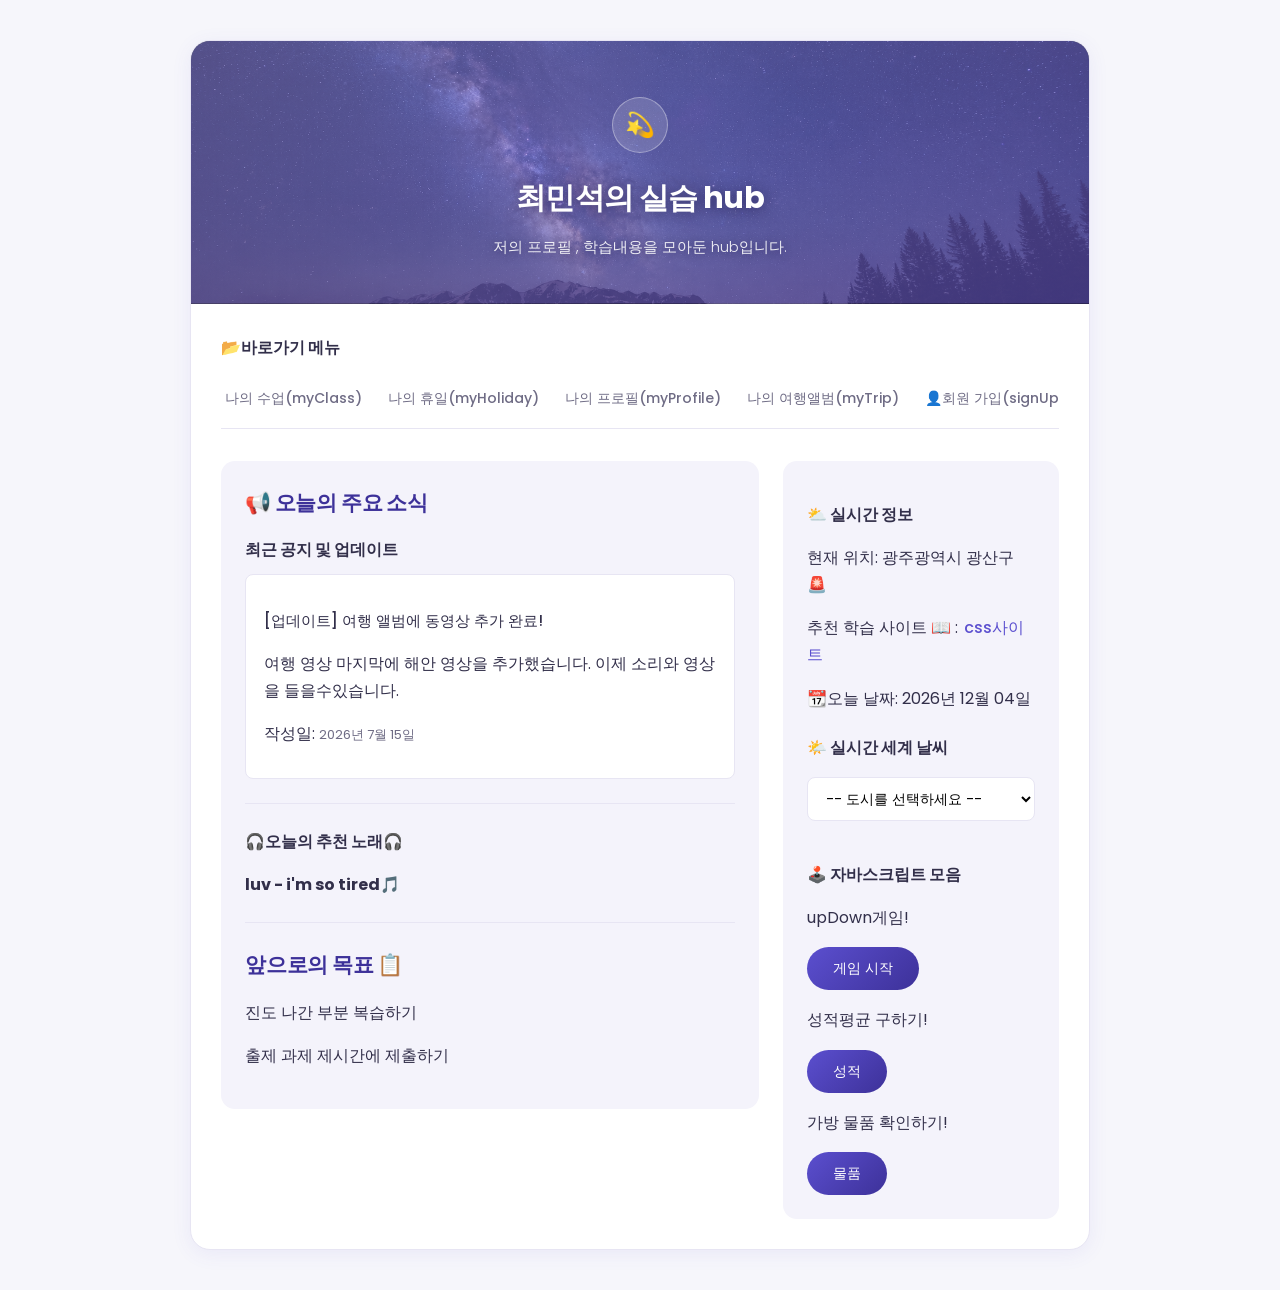
<file: html/index.html>
<!DOCTYPE html>
<html lang="en">
<head>
    <link rel="stylesheet" href="../css/style.css">
    <script src="../script/today.js"></script>
    <script src="../script/grade.js"></script>
    <script src="../script/upDown.js"></script>
    <script src="../script/bag.js"></script>
    <script type="module" src="../script/realtimeInfo.js"></script>
    <meta charset="UTF-8">
    <meta name="viewport" content="width=device-width, initial-scale=1.0">
    <title>개인 메인 포털</title>
</head>
<body>
    <div class="container">
        <header>
            <div class="header-icon">💫</div>
            <h1>최민석의 실습 hub</h1>
            <p>저의 프로필 , 학습내용을 모아둔 hub입니다.</p>
        </header>
        <h3>📂바로가기 메뉴</h3>
        <nav class="shortcut-menu"> 
            <ul class="menu-list">
                <li><a href="../html/myClass.html">나의 수업(myClass)</a></li>
                <li><a href="../html/myHoliday.html">나의 휴일(myHoliday)</a></li>
                <li><a href="../html/myProfile.html">나의 프로필(myProfile)</a></li>
                <li><a href="../html/myTrip.html">나의 여행앨범(myTrip)</a></li>
                <li><a href="../html/signUp.html">👤회원 가입(signUp)</a></li>
            </ul>
        </nav>
        <br>
        <div class="main-wrapper">
            <main class="main-contents">
                <h2>📢 오늘의 주요 소식</h2>
                <section>
                    <h3>최근 공지 및 업데이트</h3>
                    <article>
                        <h4>[업데이트] 여행 앨범에 동영상 추가 완료!</h4>
                        <p>여행 영상 마지막에 해안 영상을 추가했습니다. 이제 소리와 영상을 들을수있습니다.</p>
                        <p>작성일: <time datetime="2026-07-15"> 2026년 7월 15일</time></p>
                    </article>
                </section>
                <hr>
                <section>
                    <h3>🎧오늘의 추천 노래🎧</h3>
                    <p><strong>luv - i'm so tired🎵</strong></p>
                </section>
                <hr>
                <h2>앞으로의 목표 📋</h2>
                <section>
                    <p>진도 나간 부분 복습하기</p>
                    <p>출제 과제 제시간에 제출하기</p>
                </section>
            </main>
            <aside class="sidebar">
                <section>
                    <h3>⛅️ 실시간 정보</h3>
                    <p>현재 위치: 광주광역시 광산구 🚨</p>
                    <p>추천 학습 사이트 📖 : <a href="https://www.w3schools.com/">css사이트</a></p>
                    <p>📆오늘 날짜: <time id="today-date" datetime="2026-07-17">7월 17일</time></p>
                </section>
                <section>
                    <h3>🌤️ 실시간 세계 날씨</h3>
                    <select id="city-select" onchange="changeCity()">
                        <option value="">-- 도시를 선택하세요 --</option>
                        <option value="37.5665,126.9780">서울 (South Korea)</option>
                        <option value="35.1595,126.8526">광주 (Gwangju)</option>
                        <option value="40.7128,-74.0060">뉴욕 (USA)</option>
                        <option value="35.6762,139.6503">도쿄 (Japan)</option>
                        <option value="51.5074,-0.1278">런던 (UK)</option>
                    </select>
                    <div id="weather-box">
                        도시를 선택하면 이곳에 실시간 좌표 정보가 나타납니다.
                    </div>
                </section>
                <section>
                    <h3>🕹️ 자바스크립트 모음</h3>
                    <p>upDown게임!</p>
                        <button onclick="startUpDownGame()">게임 시작</button>
                    <p>성적평균 구하기!</p>
                        <button onclick="avgGrade()">성적</button>
                    <p>가방 물품 확인하기!</p>
                        <button onclick="showMyBag()">물품  </button>
                </section>
            </aside>
        </div>
    </div>
</body>
</html>
</file>
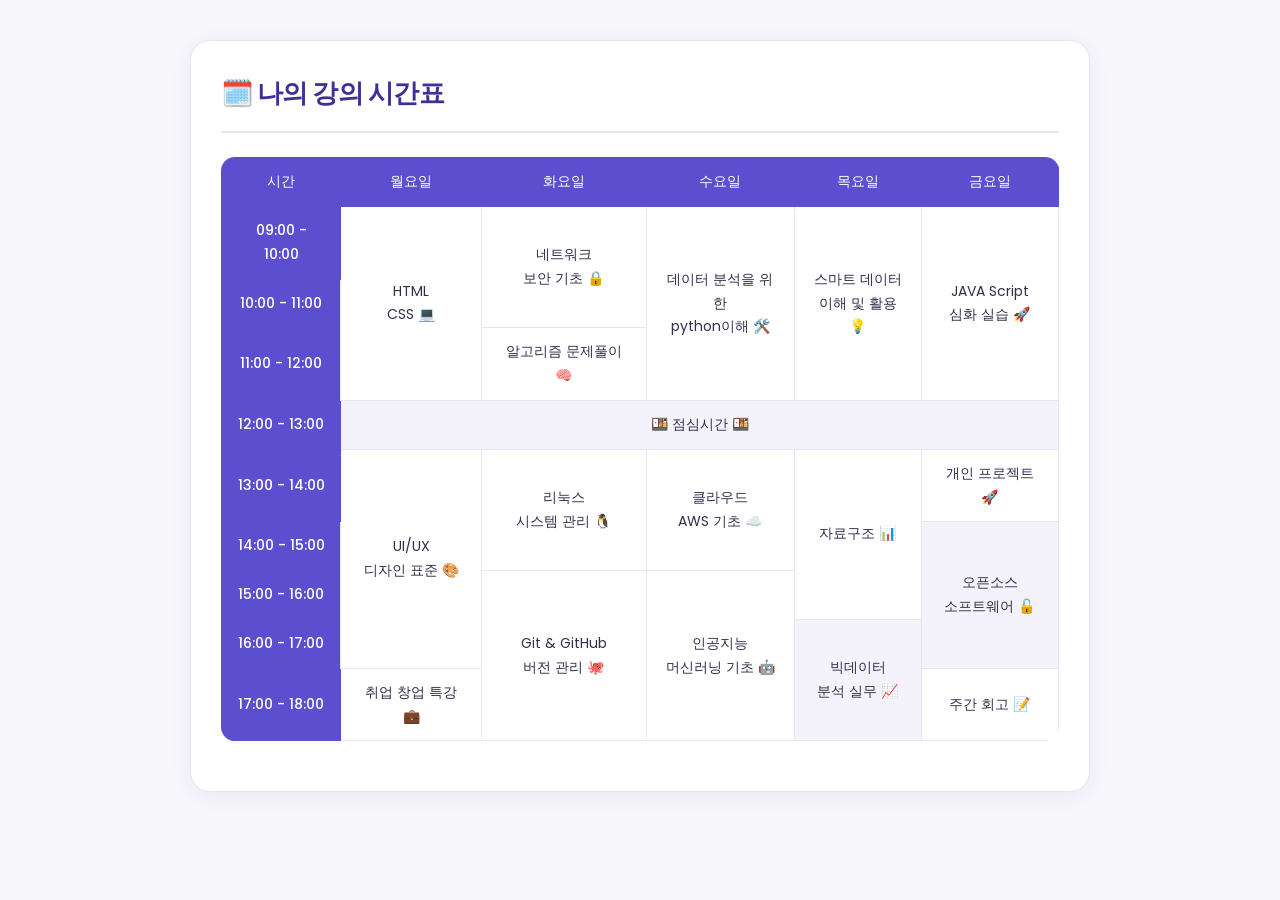
<file: html/myClass.html>
<!DOCTYPE html>
<html lang="ko">
<head>
    <meta charset="UTF-8">
    <meta name="viewport" content="width=device-width, initial-scale=1.0">
    <title>나의 강의 시간표</title>
    <link rel="stylesheet" href="../css/style.css">
</head>
<body>
    <div class="container">
    <h1>🗓️ 나의 강의 시간표</h1>

    <table>
        <thead>
            <tr>
                <th>시간</th>
                <th>월요일</th>
                <th>화요일</th>
                <th>수요일</th>
                <th>목요일</th>
                <th>금요일</th>
            </tr>
        </thead>
        <tbody>
            <tr>
                <th>09:00 - 10:00</th>
                <td rowspan="3">HTML<br>CSS 💻</td>
                <td rowspan="2">네트워크<br>보안 기초 🔒</td>
                <td rowspan="3">데이터 분석을 위한<br>python이해 🛠️</td>
                <td rowspan="3"> 스마트 데이터<br>이해 및 활용 💡</td>
                <td rowspan="3">JAVA Script<br>심화 실습 🚀</td>
            </tr>
            <tr>
                <th>10:00 - 11:00</th>
            </tr>
            <tr>
                <th>11:00 - 12:00</th>
                <td>알고리즘 문제풀이 🧠</td>
            </tr>
            <tr>
                <th>12:00 - 13:00</th>
                <td colspan="5" align="center">🍱 점심시간 🍱</td>
            </tr>
            <tr>
                <th>13:00 - 14:00</th>
                <td rowspan="4">UI/UX<br>디자인 표준 🎨</td>
                <td rowspan="2">리눅스<br>시스템 관리 🐧</td>
                <td rowspan="2">클라우드<br>AWS 기초 ☁️</td>
                <td rowspan="3">자료구조 📊</td>
                <td>개인 프로젝트 🚀</td>
            </tr>
            <tr>
                <th>14:00 - 15:00</th>
                <td rowspan="3">오픈소스<br>소프트웨어 🔓</td>
            </tr>
            <tr>
                <th>15:00 - 16:00</th>
                <td rowspan="3">Git &amp; GitHub<br>버전 관리 🐙</td>
                <td rowspan="3">인공지능<br>머신러닝 기초 🤖</td>
            </tr>
            <tr>
                <th>16:00 - 17:00</th>
                <td rowspan="2">빅데이터<br>분석 실무 📈</td>
            </tr>
            <tr>
                <th>17:00 - 18:00</th>
                <td>취업 창업 특강 💼</td>
                <td>주간 회고 📝</td>
            </tr>
        </tbody>
    </table>
    </div>
</body>
</html>
</file>
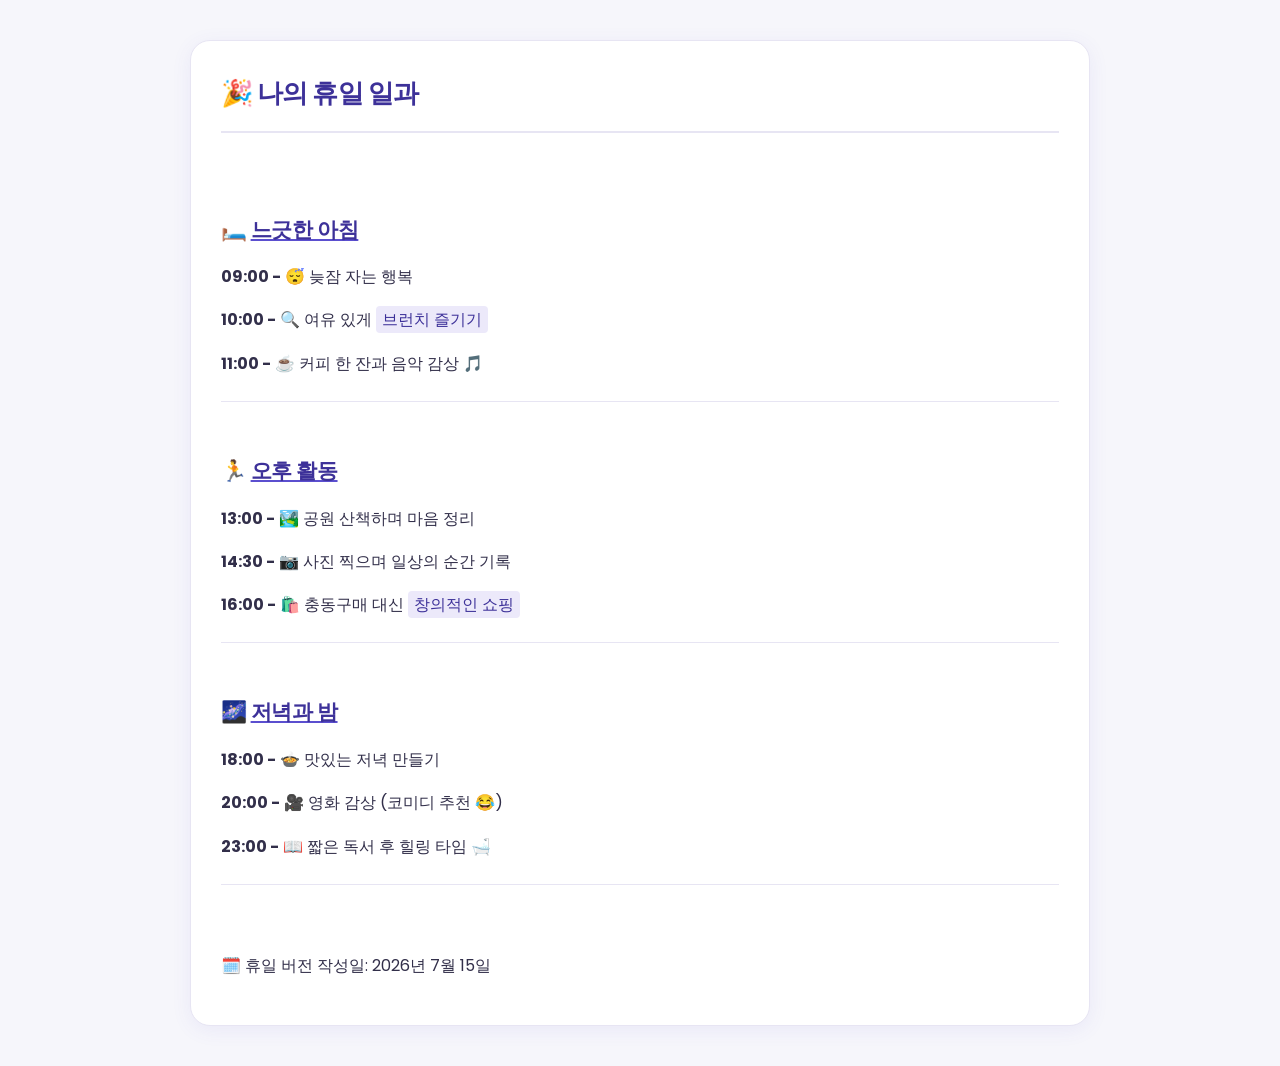
<file: html/myHoliday.html>
<!DOCTYPE html>
<html lang="ko">
<head><link rel="stylesheet" href="../css/style.css">
    <meta charset="UTF-8">
    <meta name="viewport" content="width=device-width, initial-scale=1.0">
    <title>myHoliday</title>
</head>
<div class="container">

    <body>
        <h1>🎉 나의 휴일 일과</h1>
        <br><br>
    
        <h2>🛏️ <u>느긋한 아침</u></h2>
        <p><b>09:00 -</b> 😴 늦잠 자는 행복</p>
        <p><b>10:00 -</b> 🔍 여유 있게 <mark>브런치 즐기기</mark></p>
        <p><b>11:00 -</b> ☕ 커피 한 잔과 음악 감상 🎵</p>
        <hr>
        <br>
    
        <h2>🏃 <u>오후 활동</u></h2>
        <p><b>13:00 -</b> 🏞️ 공원 산책하며 마음 정리</p>
        <p><b>14:30 -</b> 📷 사진 찍으며 일상의 순간 기록</p>
        <p><b>16:00 -</b> 🛍️ 충동구매 대신 <mark>창의적인 쇼핑</mark></p>
        <hr>
        <br>
    
        <h2>🌌 <u>저녁과 밤</u></h2>
        <p><b>18:00 -</b> 🍲 맛있는 저녁 만들기</p>
        <p><b>20:00 -</b> 🎥 영화 감상 (코미디 추천 😂)</p>
        <p><b>23:00 -</b> 📖 짧은 독서 후 힐링 타임 🛁</p>
        <hr>
        <br>
    
        <p>🗓️ 휴일 버전 작성일: 2026년 7월 15일</p>
    </body>
</div>
</html>
</file>
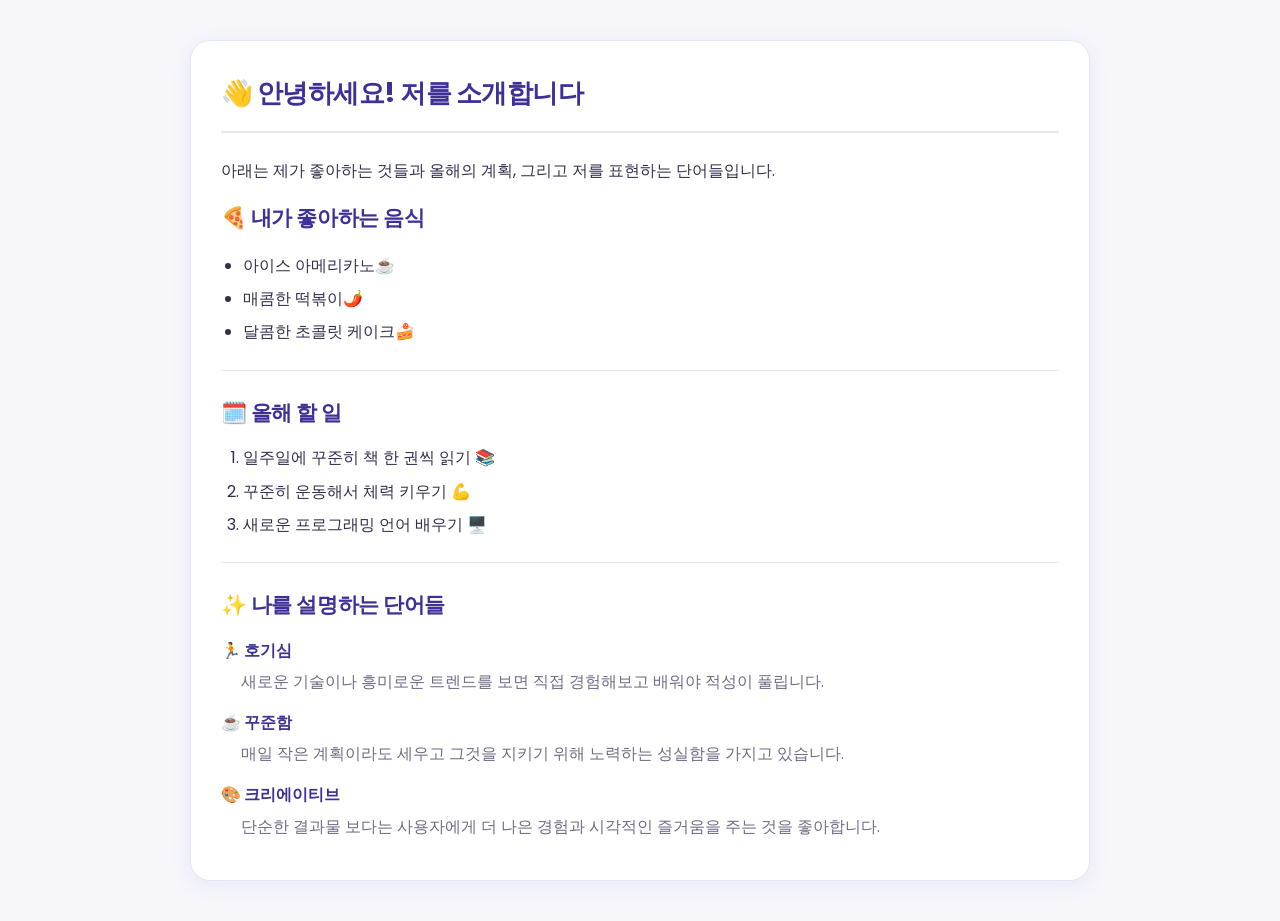
<file: html/myProfile.html>
<!DOCTYPE html>
<html lang="en">
<head><link rel="stylesheet" href="../css/style.css">
    <meta charset="UTF-8">
    <meta name="viewport" content="width=device-width, initial-scale=1.0">
    <title>myProfile</title>
</head>
<div class="container">

    <body>
    <h1>👋 안녕하세요! 저를 소개합니다</h1>
    <p>아래는 제가 좋아하는 것들과 올해의 계획, 그리고 저를 표현하는 단어들입니다.</p>
    <h2>🍕 내가 좋아하는 음식</h2>
    <p><ul style="list-style: disc;">
        <li>아이스 아메리카노☕️</li>
        <li>매콤한 떡볶이🌶️</li>
        <li>달콤한 초콜릿 케이크🍰</li>
    </ul></p>
    <hr>
    <h2>🗓️ 올해 할 일</h2>
    <ol type="1">
        <li>일주일에 꾸준히 책 한 권씩 읽기 📚</li>
        <li>꾸준히 운동해서 체력 키우기 💪</li>
        <li>새로운 프로그래밍 언어 배우기 🖥️</li>
    </ol>
    <hr>
    <h2>✨ 나를 설명하는 단어들</h2>
    <dl>
        <dt>🏃 호기심</dt>
        <dd>새로운 기술이나 흥미로운 트렌드를 보면 직접 경험해보고 배워야 적성이 풀립니다.</dd>
        <dt>☕️ 꾸준함</dt>
        <dd>매일 작은 계획이라도 세우고 그것을 지키기 위해 노력하는 성실함을 가지고 있습니다.</dd>
        <dt>🎨 크리에이티브</dt>
        <dd>단순한 결과물 보다는 사용자에게 더 나은 경험과 시각적인 즐거움을 주는 것을 좋아합니다.</dd>
    </dl>
    </body>
</div>
</html>
</file>
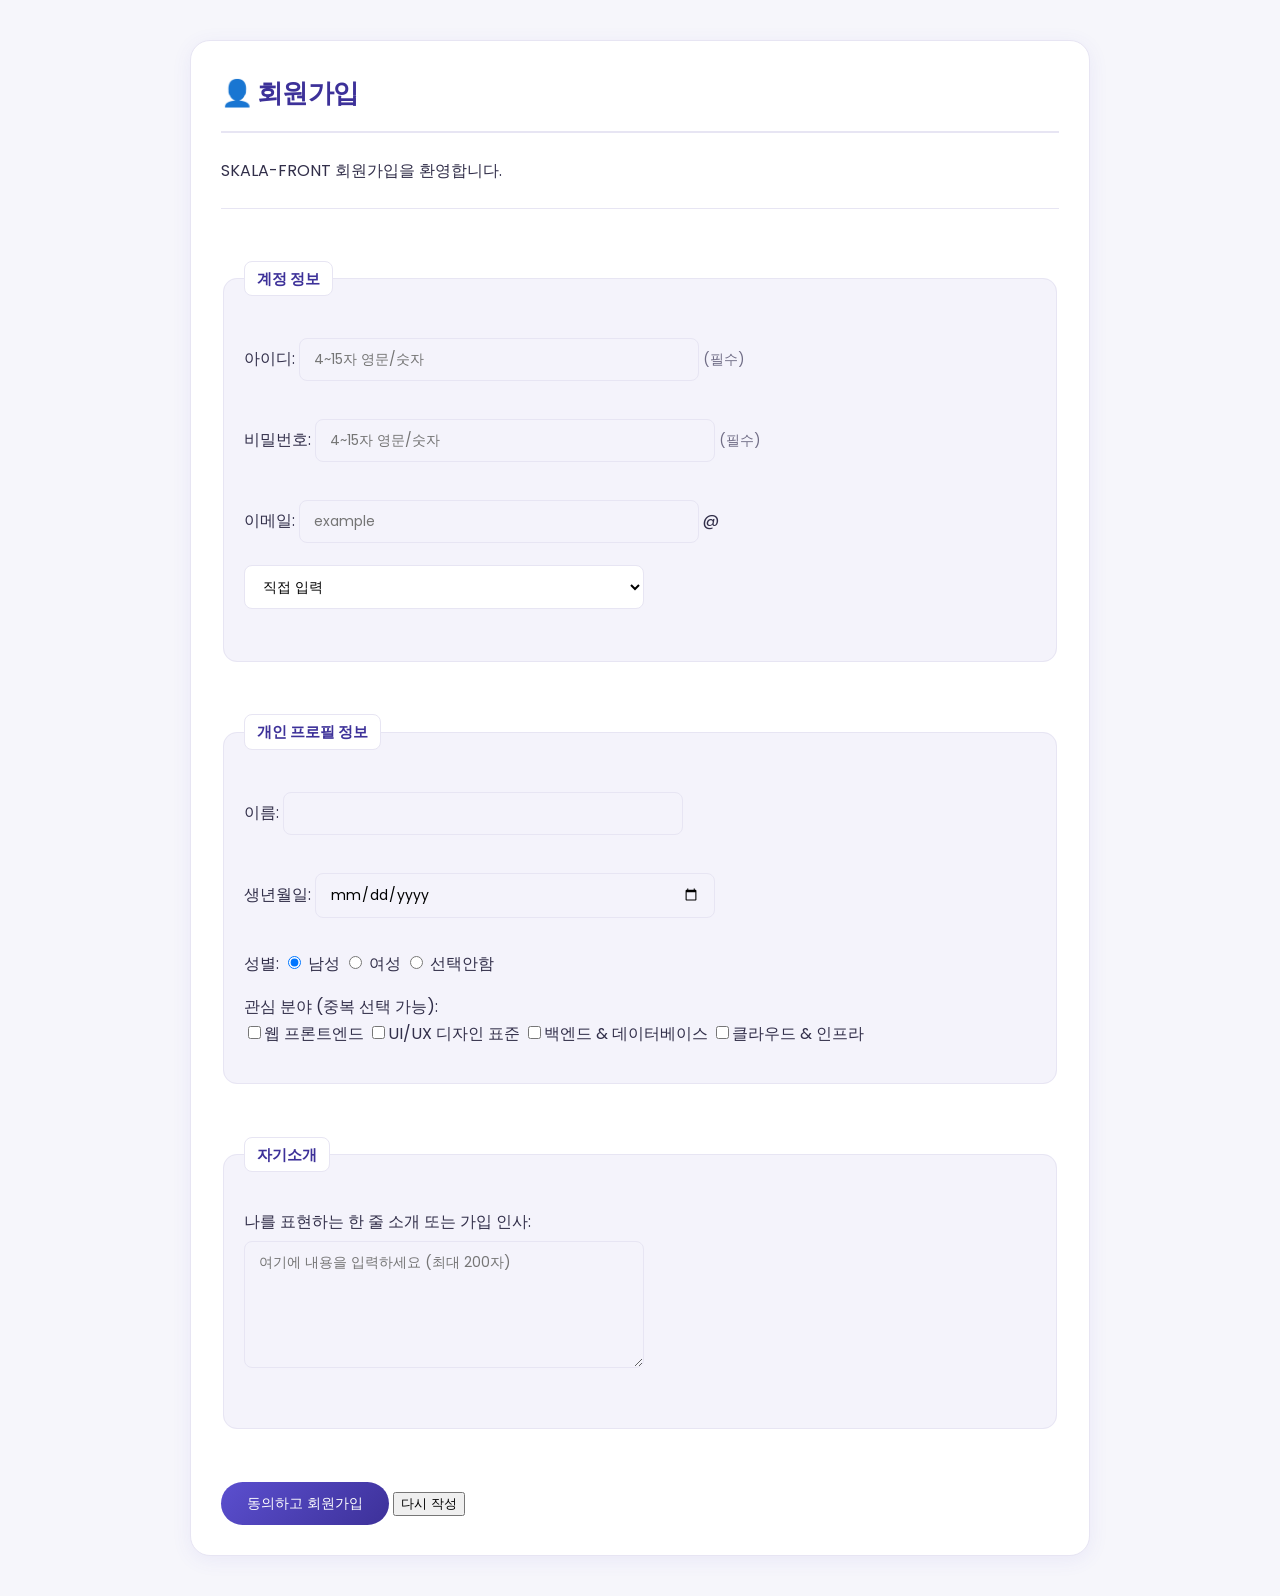
<file: html/signUp.html>
<!DOCTYPE html>
<html lang="en">
<head><link rel="stylesheet" href="../css/style.css">
    <meta charset="UTF-8">
    <meta name="viewport" content="width=device-width, initial-scale=1.0">
    <title>signUp</title>
</head>
<div class="container">
    <body>
        <h1>👤 회원가입</h1>
        <p>SKALA-FRONT 회원가입을 환영합니다.</p>
        <hr>
        <br>
        <form action="signUpResult.html">
            <fieldset>
                <legend>계정 정보</legend>
                <p>
                    <label for="userId">아이디: </label>
                    <input type="text" id="userId" name="userId" minlength="4" maxlength="15" required placeholder="4~15자 영문/숫자">
                    <small>(필수)</small>
                </p>
                <p>
                    <label for="userPw">비밀번호: </label>
                    <input type="password" id="userPw" name="userPw" minlength="8" required placeholder="4~15자 영문/숫자">
                    <small>(필수)</small>
                </p>
                <p>
                    <label for="userEmail">이메일: </label>
                    <input type="text" id="userEmail" name="userEmail" placeholder="example">
                    @
                    <select name="emailDomain">
                        <option value="direct">직접 입력</option>
                        <option value="naver.com">naver.com</option>
                        <option value="gmail.com">gmail.com</option>
                        <option value="daum.net">daum.net</option>
                    </select>
                </p>
            </fieldset>
        <br>
            <fieldset>
                <legend>개인 프로필 정보</legend>
                <p>
                    <label for="userName">이름: </label>
                    <input type="text" id="userName" name="userName" required>
                </p>
                <p>
                    <label for="userBirth">생년월일: </label>
                    <input type="date" id="userBirth" name="userBirth">
                </p>
                <p>
                    성별:
                    <label><input type="radio" name="gender" value="male" checked> 남성</label>
                    <label><input type="radio" name="gender" value="female"> 여성</label>
                    <label><input type="radio" name="gender" value="none"> 선택안함</label>
                </p>
                <p>
                    관심 분야 (중복 선택 가능): <br>
                    <label><input type="checkbox" name="interest" value="frontend">웹 프론트엔드</label>
                    <label><input type="checkbox" name="interest" value="uiux">UI/UX 디자인 표준</label>
                    <label><input type="checkbox" name="interest" value="backend">백엔드 & 데이터베이스</label>
                    <label><input type="checkbox" name="interest" value="devops">클라우드 & 인프라</label>
                </p>
            </fieldset>
        <br>
            <fieldset>
                <legend>자기소개</legend>
                <p>
                    <label for="intro">나를 표현하는 한 줄 소개 또는 가입 인사:</label><br>
                    <textarea id="intro" rows="5" cols="50" placeholder="여기에 내용을 입력하세요 (최대 200자)"></textarea>
                </p>
            </fieldset>
            <br>
            <input type="submit" value="동의하고 회원가입">
            <input type="reset" value="다시 작성">
        </form>
    </body>
</div>
</html>
</file>
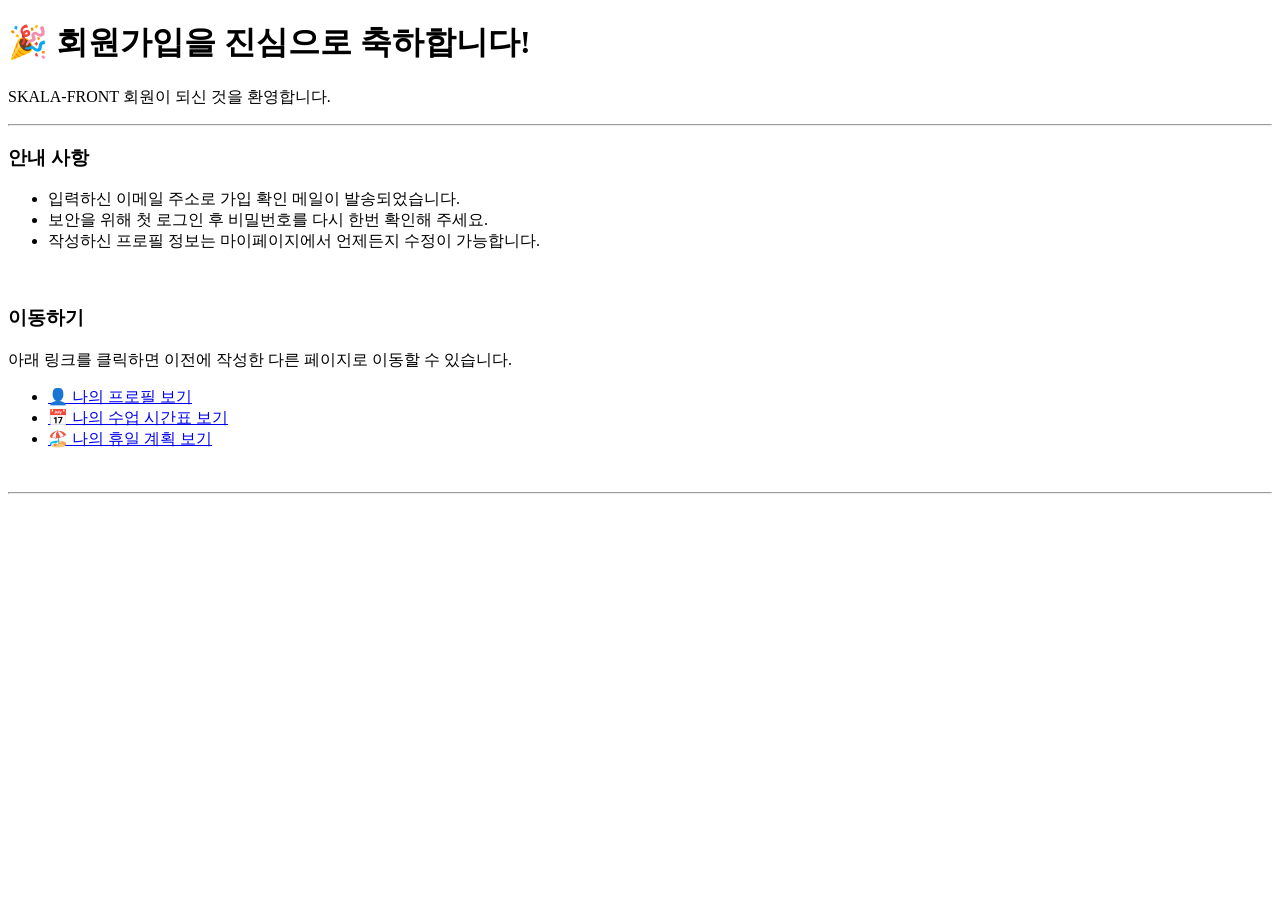
<file: html/signUpResult.html>
<!DOCTYPE html>
<html lang="ko">
<head>
    <meta charset="UTF-8">
    <meta name="viewport" content="width=device-width, initial-scale=1.0">
    <title>회원가입 완료 - 환영합니다!</title>
</head>
<body>
    <div class="container">

    <h1>🎉 회원가입을 진심으로 축하합니다!</h1>
    <p>SKALA-FRONT 회원이 되신 것을 환영합니다.</p>
    <hr>

    <h3>안내 사항</h3>
    <ul>
        <li>입력하신 이메일 주소로 가입 확인 메일이 발송되었습니다.</li>
        <li>보안을 위해 첫 로그인 후 비밀번호를 다시 한번 확인해 주세요.</li>
        <li>작성하신 프로필 정보는 마이페이지에서 언제든지 수정이 가능합니다.</li>
    </ul>

    <br>

    <h3>이동하기</h3>
    <p>아래 링크를 클릭하면 이전에 작성한 다른 페이지로 이동할 수 있습니다.</p>
    
    <ul>
        <li><a href="myProfile.html">👤 나의 프로필 보기</a></li>
        <li><a href="myClass.html">📅 나의 수업 시간표 보기</a></li>
        <li><a href="myHoliday.html">🏖️ 나의 휴일 계획 보기</a></li>
    </ul>

    <br>
    <hr>
    </div>
</body>
</html>
</file>
<file: css/style.css>
@import url('https://fonts.googleapis.com/css2?family=Pretendard:wght@300;400;500;700;900&family=Poppins:wght@400;600&display=swap');

/* =========================================================
   0. 디자인 토큰
   ========================================================= */
:root {
  --color-primary: #5b4fcf;
  --color-primary-dark: #3d3199;
  --color-primary-light: #8b7fe8;
  --color-bg: #f6f6fb;
  --color-surface: #ffffff;
  --color-surface-soft: #f4f3fb;
  --color-text: #322f4a;
  --color-text-muted: #6f6c85;
  --color-border: #e7e5f3;
  --radius-lg: 20px;
  --radius-md: 14px;
  --radius-sm: 8px;
  --shadow-soft: 0 4px 20px rgba(91, 79, 207, 0.08);
  --shadow-lift: 0 8px 28px rgba(91, 79, 207, 0.14);
}

/* =========================================================
   1. 기본 타이포그래피
   ========================================================= */
* { box-sizing: border-box; }

body {
  font-family: "Pretendard", "Poppins", sans-serif;
  font-weight: 400;
  line-height: 1.7;
  color: var(--color-text);
  background-color: var(--color-bg);
  font-size: 16px;
  margin: 0;
  padding: 0;
  -webkit-font-smoothing: antialiased;
}

/* =========================================================
   2. 컨테이너
   ========================================================= */
.container {
  width: 90%;
  max-width: 900px;
  margin: 40px auto;
  padding: 30px;
  background-color: var(--color-surface);
  border: 1px solid var(--color-border);
  border-radius: var(--radius-lg);
  box-shadow: var(--shadow-soft);
  overflow: hidden;
}

/* =========================================================
   3. 제목 (일반 페이지 h1 + index.html 전용 히어로 헤더)
   ========================================================= */

/* 3-1. 일반 페이지의 h1 (myClass, myTrip, signUp 등 header 태그가 없는 페이지) */
h1 {
  color: var(--color-primary-dark);
  background-color: transparent;
  font-size: 26px;
  font-weight: 800;
  letter-spacing: -0.02em;
  padding: 0 0 16px 0;
  border-bottom: 2px solid var(--color-border);
  margin: 0 0 24px 0;
  text-align: left;
}

/* 3-2. index.html 히어로 헤더 (연한 라벤더 그라데이션 + 은하수 사진, 화면 끝까지 채움) */
header {
  background-image:
    linear-gradient(160deg, rgba(150, 138, 232, 0.55) 0%, rgba(103, 88, 199, 0.62) 100%),
    url("../media/night-sky.jpg");
  background-size: cover;
  background-position: center 65%;
  background-repeat: no-repeat;
  padding: 56px 30px 44px;
  margin: -30px -30px 30px -30px;
  text-align: center;
  position: relative;
}

.header-icon {
  width: 56px;
  height: 56px;
  margin: 0 auto 20px;
  background-color: rgba(255, 255, 255, 0.15);
  border: 1px solid rgba(255, 255, 255, 0.35);
  border-radius: 50%;
  display: flex;
  align-items: center;
  justify-content: center;
  font-size: 24px;
}

header h1 {
  color: #ffffff;
  font-size: 30px;
  font-weight: 700;
  padding: 0;
  border-bottom: none;
  margin: 0 0 10px 0;
  text-align: center;
  text-shadow: 0 2px 16px rgba(20, 12, 50, 0.55);
}

header > p {
  color: rgba(255, 255, 255, 0.9);
  font-size: 15px;
  font-weight: 300;
  margin: 0;
  text-shadow: 0 1px 10px rgba(20, 12, 50, 0.5);
}

h2 {
  color: var(--color-primary-dark);
  font-size: 21px;
  font-weight: 700;
  letter-spacing: -0.01em;
  padding: 0;
  border-left: none;
  background-color: transparent;
  margin-top: 0;
  margin-bottom: 14px;
}

h3 {
  font-size: 16px;
  font-weight: 700;
  color: var(--color-text);
  margin-bottom: 10px;
}

h4 {
  font-size: 15px;
  font-weight: 500;
  color: var(--color-text);
  margin-bottom: 6px;
}

hr {
  border: none;
  border-top: 1px solid var(--color-border);
  margin: 24px 0;
}

/* =========================================================
   4. 링크
   ========================================================= */
a {
  color: var(--color-primary);
  text-decoration: none;
  font-weight: 500;
  padding: 1px 2px;
  border-radius: 4px;
  background-color: transparent;
  transition: color 0.15s ease, background-color 0.15s ease;
}

a:visited {
  color: var(--color-primary-dark);
}

a:hover {
  color: #ffffff;
  background-color: var(--color-primary-light);
  text-decoration: none;
}

/* =========================================================
   4-1. 일반 텍스트 요소 (myHoliday, myProfile 등)
   ========================================================= */
ul, ol {
  padding-left: 22px;
  margin: 10px 0;
}

ul li, ol li {
  margin: 6px 0;
}

mark {
  background-color: #ece9fa;
  color: var(--color-primary-dark);
  padding: 2px 6px;
  border-radius: 4px;
}

u {
  text-decoration-color: var(--color-primary);
}

small {
  color: var(--color-text-muted);
  font-size: 0.85em;
}

dl {
  margin: 10px 0;
}

dt {
  font-weight: 700;
  color: var(--color-primary-dark);
  margin-top: 14px;
}

dt:first-child {
  margin-top: 0;
}

dd {
  margin: 4px 0 0 20px;
  color: var(--color-text-muted);
}

audio, video {
  max-width: 100%;
  border-radius: var(--radius-sm);
  margin: 12px 0;
}

/* =========================================================
   5. myTrip.html - 여행 리뷰 카드
   ========================================================= */
.trip-card {
  background-color: var(--color-surface-soft);
  border: 1px solid var(--color-border);
  border-left: 4px solid var(--color-primary);
  border-radius: var(--radius-md);
  padding: 16px 20px;
  margin: 16px 0;
  box-shadow: none;
  transition: box-shadow 0.2s ease, transform 0.2s ease;
}

.trip-card:hover {
  box-shadow: var(--shadow-lift);
  transform: translateY(-2px);
}

img {
  max-width: 100%;
  height: auto;
  display: block;
  border-radius: var(--radius-sm);
}

.trip-grid {
  display: grid;
  grid-template-columns: repeat(3, minmax(0, 1fr));
  width: 100%;
  gap: 20px;
}

/* =========================================================
   6. myClass.html - 테이블
   ========================================================= */
table {
  width: 100%;
  border-collapse: collapse;
  margin: 20px 0;
  font-size: 14px;
  border-radius: var(--radius-md);
  overflow: hidden;
}

th, td {
  border: 1px solid var(--color-border);
  padding: 12px 15px;
  text-align: center;
}

th {
  background-color: var(--color-primary);
  color: #ffffff;
  font-weight: 500;
  border-color: var(--color-primary);
}

tr:nth-child(even) {
  background-color: var(--color-surface-soft);
}

tr:hover {
  background-color: #ece9fa;
}

/* =========================================================
   7. signUp.html - 폼
   ========================================================= */
input[type="text"],
input[type="password"],
input[type="email"],
input[type="tel"],
input[type="number"],
input[type="date"],
textarea {
  width: 100%;
  max-width: 400px;
  padding: 10px 14px;
  margin: 6px 0 16px 0;
  font-size: 14px;
  font-family: inherit;
  border: 1px solid var(--color-border);
  border-radius: var(--radius-sm);
  background-color: var(--color-surface-soft);
  box-sizing: border-box;
  transition: border-color 0.15s ease, box-shadow 0.15s ease;
}

select {
  width: 100%;
  max-width: 400px;
  padding: 10px 14px;
  margin: 6px 0 16px 0;
  font-size: 14px;
  font-family: inherit;
  border: 1px solid var(--color-border);
  border-radius: var(--radius-sm);
  background-color: var(--color-surface);
  box-sizing: border-box;
  transition: border-color 0.15s ease, box-shadow 0.15s ease;
}

input[type="text"]:focus,
input[type="password"]:focus,
input[type="email"]:focus,
textarea:focus {
  border-color: var(--color-primary);
  outline: none;
  box-shadow: 0 0 0 3px rgba(91, 79, 207, 0.15);
  background-color: var(--color-surface);
}

fieldset {
  border: 1px solid var(--color-border);
  border-radius: var(--radius-md);
  padding: 20px;
  margin-bottom: 25px;
  background-color: var(--color-surface-soft);
}

legend {
  padding: 4px 12px;
  font-size: 15px;
  font-weight: 700;
  color: var(--color-primary-dark);
  background-color: var(--color-surface);
  border: 1px solid var(--color-border);
  border-radius: var(--radius-sm);
}

button,
input[type="submit"],
input[type="button"] {
  display: inline-block;
  font-family: inherit;
  font-size: 14px;
  font-weight: 500;
  color: #ffffff;
  background: linear-gradient(135deg, var(--color-primary) 0%, var(--color-primary-dark) 100%);
  border: none;
  border-radius: 999px;
  padding: 11px 26px;
  cursor: pointer;
  -webkit-tap-highlight-color: transparent;
  transition: background 0.2s ease, color 0.2s ease, box-shadow 0.2s ease;
}

button:hover,
input[type="submit"]:hover,
input[type="button"]:hover {
  background: var(--color-primary-light);
  color: var(--color-text);
  box-shadow: var(--shadow-lift);
}

button:focus,
input[type="submit"]:focus,
input[type="button"]:focus {
  outline: none;
  box-shadow: 0 0 0 3px rgba(91, 79, 207, 0.3);
}

.button-group {
  display: flex;
  flex-wrap: wrap;
  gap: 12px 16px;
  margin-top: 20px;
}

.button-group button {
  margin: 0;
}

/* =========================================================
   8. index.html - 탭형 내비게이션 & 레이아웃
   ========================================================= */
.shortcut-menu {
  display: flex;
  gap: 20px;
  margin-bottom: 4px;
  border-bottom: 1px solid var(--color-border);
}

.menu-list {
  display: flex;
  flex-direction: row;
  flex-wrap: nowrap;
  gap: 18px;
  list-style: none;
  padding: 0;
  margin: 0;
  width: 100%;
  overflow-x: auto;
}

.menu-list li {
  display: flex;
  flex-shrink: 0;
}

.menu-list a {
  display: inline-block;
  padding: 10px 4px;
  margin-right: 0;
  font-size: 14px;
  font-weight: 500;
  color: var(--color-text-muted);
  background-color: transparent;
  border-radius: 0;
  border-bottom: 2px solid transparent;
  white-space: nowrap;
}

.menu-list a:hover {
  color: var(--color-primary);
  background-color: transparent;
  border-bottom: 2px solid var(--color-primary);
}

.main-wrapper {
  display: flex;
  gap: 24px;
  align-items: flex-start;
}

.main-contents {
  flex: 3;
  background-color: var(--color-surface-soft);
  border-radius: var(--radius-md);
  padding: 24px;
}

.sidebar {
  flex: 1.4;
  background-color: var(--color-surface-soft);
  border-radius: var(--radius-md);
  padding: 24px;
}

.sidebar section {
  margin-bottom: 22px;
}

.sidebar section:last-child {
  margin-bottom: 0;
}

/* article/공지 카드 */
article {
  background-color: var(--color-surface);
  border: 1px solid var(--color-border);
  border-radius: var(--radius-sm);
  padding: 14px 18px;
}

article time {
  color: var(--color-text-muted);
  font-size: 13px;
}

/* =========================================================
   9. 날씨 결과 스타일링
   ========================================================= */
#weather-box {
  background-color: var(--color-surface);
  border: 1px solid var(--color-border);
  border-left: 4px solid var(--color-primary);
  border-radius: var(--radius-sm);
  box-shadow: none;
  max-height: 0;
  opacity: 0;
  overflow: hidden;
  padding: 0 20px;
  margin-top: 0;
  transition: max-height 0.35s ease, opacity 0.3s ease, padding 0.3s ease, margin-top 0.3s ease;
}

#weather-box.show {
  max-height: 300px;
  opacity: 1;
  padding: 16px 20px;
  margin-top: 12px;
}

#weather-box h4 {
  color: var(--color-primary-dark);
  margin: 0 0 10px 0;
  font-size: 15px;
}

#weather-box p {
  margin: 6px 0;
  font-size: 14px;
  color: var(--color-text-muted);
}

/* =========================================================
   10. 반응형
   ========================================================= */
@media (max-width: 700px) {
  .container {
    padding: 20px;
  }
  .main-wrapper {
    flex-direction: column;
  }
  .trip-grid {
    grid-template-columns: 1fr;
  }
  header {
    padding: 40px 20px 32px;
    margin: -20px -20px 30px -20px;
  }
  header h1 {
    font-size: 24px;
  }
  h1 {
    font-size: 22px;
  }
}
</file>
